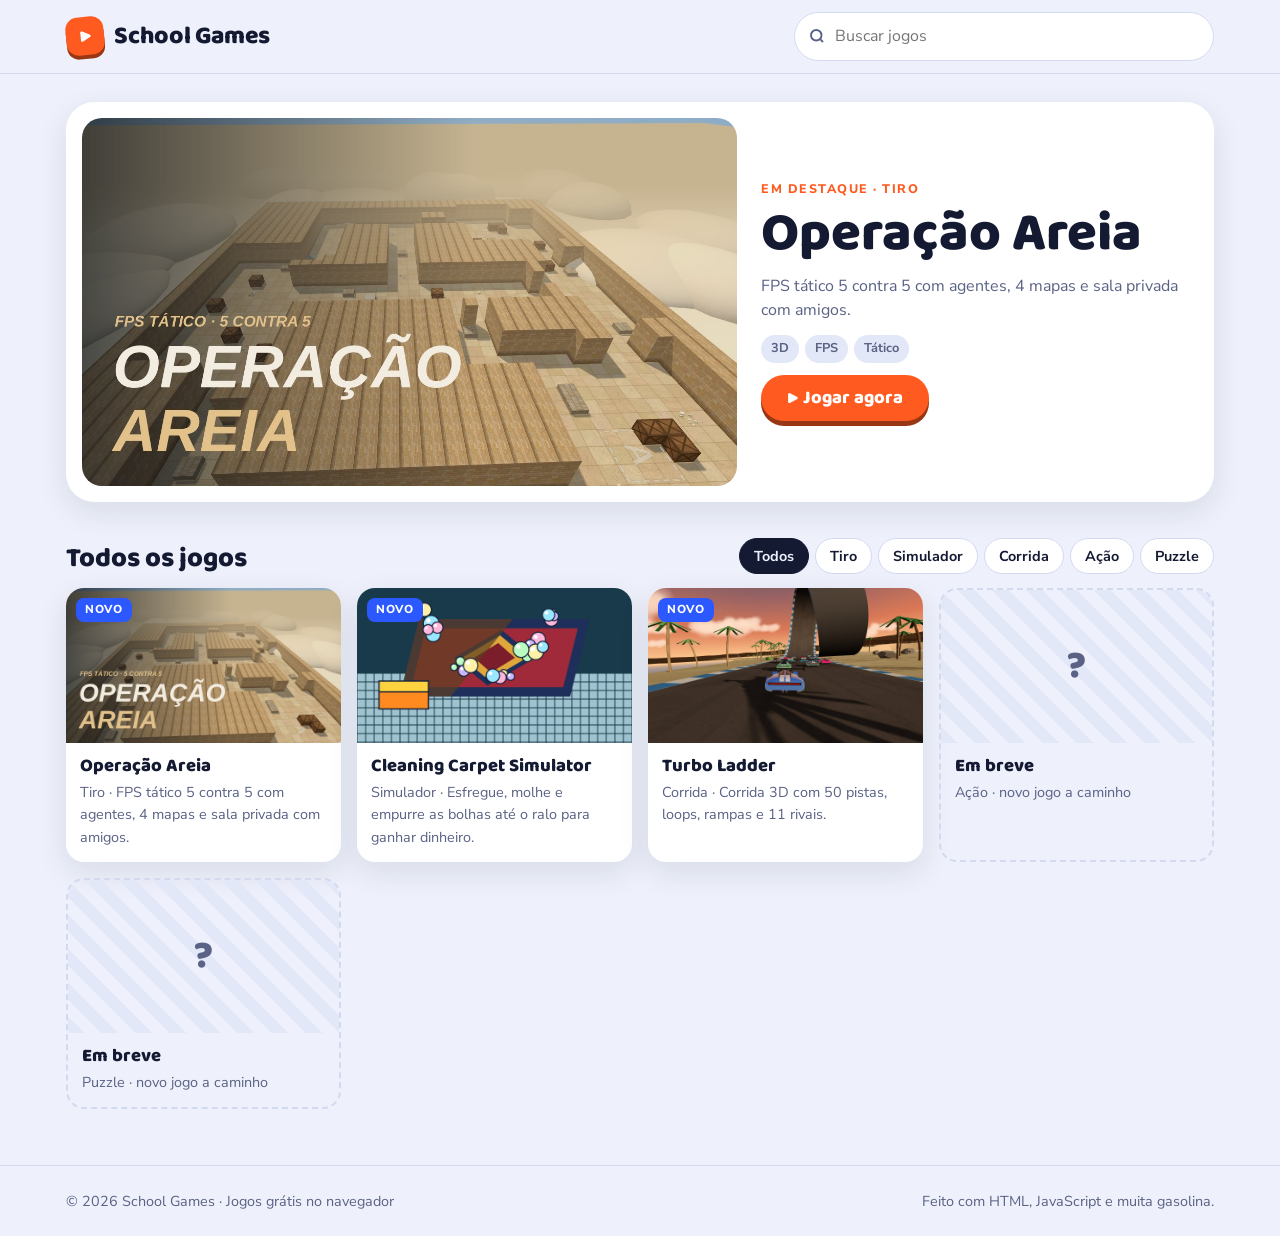
<file: index.html>
<!DOCTYPE html>
<html lang="pt-BR">
<head>
<meta charset="UTF-8">
<meta name="viewport" content="width=device-width, initial-scale=1">
<title>School Games – jogos grátis no navegador</title>
<meta name="description" content="School Games: jogos grátis para jogar direto no navegador, sem baixar nada. Jogue Turbo Ladder, corrida 3D com 50 pistas, loops e rampas.">
<meta property="og:title" content="School Games">
<meta property="og:description" content="Jogos grátis no navegador. Jogue Turbo Ladder, corrida 3D com 50 pistas.">
<meta property="og:image" content="turbo-ladder.jpg">
<meta property="og:type" content="website">
<link rel="icon" href="data:image/svg+xml,<svg xmlns='http://www.w3.org/2000/svg' viewBox='0 0 100 100'><rect width='100' height='100' rx='24' fill='%23ff5a1f'/><text x='50' y='70' font-size='60' text-anchor='middle' fill='white' font-family='Arial' font-weight='900'>S</text></svg>">
<link rel="preconnect" href="https://fonts.googleapis.com">
<link rel="preconnect" href="https://fonts.gstatic.com" crossorigin>
<link rel="stylesheet" href="https://fonts.googleapis.com/css2?family=Baloo+2:wght@700;800&family=Nunito+Sans:wght@400;700;800&display=swap">
<link rel="stylesheet" href="style.css">
</head>
<body>
<header class="top">
  <div class="wrap">
    <a class="logo" href="./"><span class="logo-mark" aria-hidden="true">▶</span><span>School Games</span></a>
    <label class="search">
      <svg viewBox="0 0 24 24" fill="none" stroke="currentColor" stroke-width="2.5" aria-hidden="true"><circle cx="11" cy="11" r="7"/><path d="m20 20-3.5-3.5"/></svg>
      <input id="q" type="search" placeholder="Buscar jogos" aria-label="Buscar jogos">
    </label>
  </div>
</header>

<main class="wrap">
  <section class="hero" id="hero" aria-label="Jogo em destaque"></section>

  <div class="section-head">
    <h2>Todos os jogos</h2>
    <div class="filters" id="filters" role="group" aria-label="Filtrar por categoria"></div>
  </div>
  <div class="grid" id="grid"></div>
  <p class="empty" id="empty" hidden>Nenhum jogo encontrado.</p>
</main>

<footer>
  <div class="wrap">
    <span>© <span id="year"></span> School Games · Jogos grátis no navegador</span>
    <span>Feito com HTML, JavaScript e muita gasolina.</span>
  </div>
</footer>

<script src="games.js"></script>
<script>
const $=s=>document.querySelector(s);
const esc=s=>String(s).replace(/[&<>"]/g,c=>({'&':'&amp;','<':'&lt;','>':'&gt;','"':'&quot;'}[c]));
$('#year').textContent=new Date().getFullYear();

const f=GAMES.find(g=>g.featured)||GAMES[0];
$('#hero').innerHTML=`
  <a class="hero-media" href="play.html?game=${f.id}"><img src="${f.thumb}" alt="${esc(f.title)}"></a>
  <div class="hero-copy">
    <span class="eyebrow">Em destaque · ${esc(f.category)}</span>
    <h1>${esc(f.title)}</h1>
    <p>${esc(f.short)}</p>
    <div class="chips">${f.tags.map(t=>`<span class="chip">${esc(t)}</span>`).join('')}</div>
    <div class="btn-row"><a class="btn" href="play.html?game=${f.id}">▶ Jogar agora</a></div>
  </div>`;

const cats=['Todos',...new Set([...GAMES,...COMING_SOON].map(g=>g.category))];
let cat='Todos';
$('#filters').innerHTML=cats.map(c=>`<button type="button" aria-pressed="${c===cat}" data-c="${esc(c)}">${esc(c)}</button>`).join('');
$('#filters').addEventListener('click',e=>{const b=e.target.closest('button');if(!b)return;cat=b.dataset.c;
  document.querySelectorAll('#filters button').forEach(x=>x.setAttribute('aria-pressed',x===b));render();});
$('#q').addEventListener('input',render);

function render(){
  const q=$('#q').value.trim().toLowerCase();
  const match=g=>(cat==='Todos'||g.category===cat)&&(!q||(g.title+' '+g.category+' '+(g.tags||[]).join(' ')+' '+(g.short||'')).toLowerCase().includes(q));
  const games=GAMES.filter(match);
  const soon=q?[]:COMING_SOON.filter(g=>cat==='Todos'||g.category===cat);
  $('#grid').innerHTML=games.map(g=>`
    <a class="card" href="play.html?game=${g.id}">
      ${g.isNew?'<span class="badge">Novo</span>':''}
      <div class="thumb"><img src="${g.thumb}" alt="" loading="lazy"></div>
      <div class="body"><h3>${esc(g.title)}</h3><p>${esc(g.category)} · ${esc(g.short)}</p></div>
    </a>`).join('')+soon.map(g=>`
    <div class="card soon" aria-label="Jogo em breve"><div class="thumb">?</div>
      <div class="body"><h3>${esc(g.title)}</h3><p>${esc(g.category)} · novo jogo a caminho</p></div></div>`).join('');
  $('#empty').hidden=games.length+soon.length>0;
}
render();
</script>
</body>
</html>
</file>
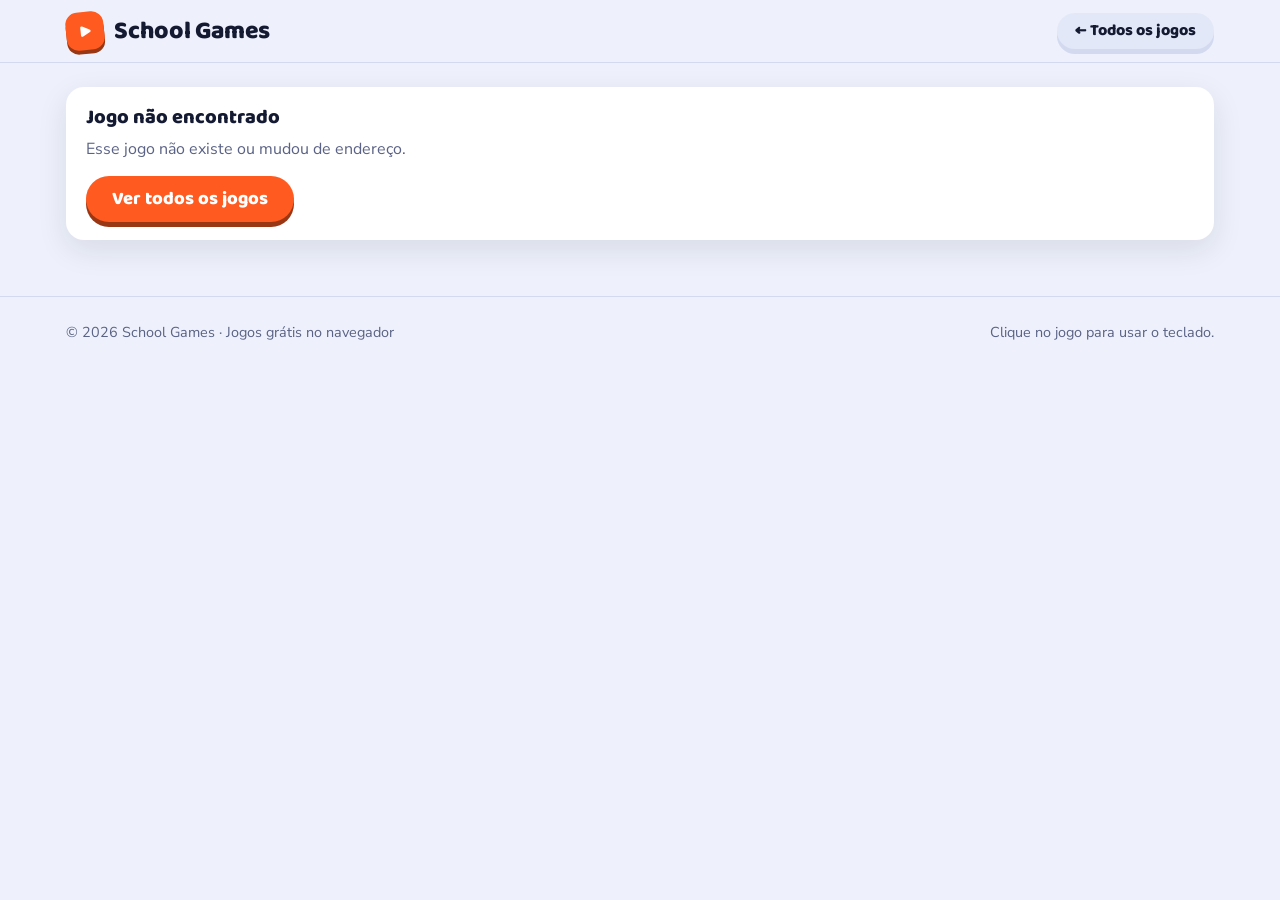
<file: play.html>
<!DOCTYPE html>
<html lang="pt-BR">
<head>
<meta charset="UTF-8">
<meta name="viewport" content="width=device-width, initial-scale=1">
<title>Jogar – School Games</title>
<meta name="description" content="Jogue grátis no navegador no School Games.">
<link rel="icon" href="data:image/svg+xml,<svg xmlns='http://www.w3.org/2000/svg' viewBox='0 0 100 100'><rect width='100' height='100' rx='24' fill='%23ff5a1f'/><text x='50' y='70' font-size='60' text-anchor='middle' fill='white' font-family='Arial' font-weight='900'>S</text></svg>">
<link rel="preconnect" href="https://fonts.googleapis.com">
<link rel="preconnect" href="https://fonts.gstatic.com" crossorigin>
<link rel="stylesheet" href="https://fonts.googleapis.com/css2?family=Baloo+2:wght@700;800&family=Nunito+Sans:wght@400;700;800&display=swap">
<link rel="stylesheet" href="style.css">
</head>
<body>
<header class="top">
  <div class="wrap">
    <a class="logo" href="./"><span class="logo-mark" aria-hidden="true">▶</span><span>School Games</span></a>
    <a class="btn ghost" href="./" style="margin-left:auto;padding:10px 18px;font-size:1rem">← Todos os jogos</a>
  </div>
</header>

<main class="wrap" id="main"></main>

<footer>
  <div class="wrap">
    <span>© <span id="year"></span> School Games · Jogos grátis no navegador</span>
    <span>Clique no jogo para usar o teclado.</span>
  </div>
</footer>

<script src="games.js"></script>
<script>
const $=s=>document.querySelector(s);
const esc=s=>String(s).replace(/[&<>"]/g,c=>({'&':'&amp;','<':'&lt;','>':'&gt;','"':'&quot;'}[c]));
$('#year').textContent=new Date().getFullYear();
const id=new URLSearchParams(location.search).get('game');
const g=GAMES.find(x=>x.id===id);
if(!g){
  $('#main').innerHTML=`<div class="panel" style="margin-top:24px"><h2>Jogo não encontrado</h2><p>Esse jogo não existe ou mudou de endereço.</p><p style="margin-top:14px"><a class="btn" href="./">Ver todos os jogos</a></p></div>`;
}else{
  document.title=`${g.title} – jogue grátis no School Games`;
  document.querySelector('meta[name=description]').content=`${g.title}: ${g.short} Jogue grátis no navegador, sem baixar nada.`;
  const others=GAMES.filter(x=>x.id!==g.id);
  $('#main').innerHTML=`
    <div class="player"><iframe id="frame" src="${g.path}" title="${esc(g.title)}" allow="fullscreen; autoplay; gamepad" allowfullscreen></iframe></div>
    <div class="play-bar">
      <h1>${esc(g.title)}</h1>
      <div class="btn-row">
        <button class="btn" id="fs" type="button">⛶ Tela cheia</button>
        <a class="btn ghost" href="${g.path}" target="_blank" rel="noopener">Abrir em nova aba</a>
      </div>
    </div>
    <div class="info">
      <section class="panel"><h2>Sobre o jogo</h2><p>${esc(g.description)}</p>
        <div class="chips" style="margin-top:12px"><span class="chip">${esc(g.category)}</span>${g.tags.map(t=>`<span class="chip">${esc(t)}</span>`).join('')}</div></section>
      <section class="panel"><h2>Controles</h2><ul class="keys">${g.controls.map(([k,a])=>`<li><span>${esc(a)}</span><kbd>${esc(k)}</kbd></li>`).join('')}</ul></section>
    </div>
    ${others.length?`<div class="section-head"><h2>Mais jogos</h2></div><div class="grid">${others.map(o=>`<a class="card" href="play.html?game=${o.id}"><div class="thumb"><img src="${o.thumb}" alt="" loading="lazy"></div><div class="body"><h3>${esc(o.title)}</h3><p>${esc(o.short)}</p></div></a>`).join('')}</div>`:''}`;
  const fr=$('#frame');
  fr.addEventListener('load',()=>fr.focus());
  $('#fs').addEventListener('click',()=>{const el=$('.player');(el.requestFullscreen||el.webkitRequestFullscreen||function(){}).call(el);fr.focus();});
}
</script>
</body>
</html>
</file>
<file: style.css>
/* Layout: sticky header, featured game band, filterable card grid */
:root{
  --bg:#eef1fb; --surface:#ffffff; --surface-2:#e3e8f8; --ink:#151a33; --muted:#5a6285;
  --line:#d3daf0; --accent:#ff5a1f; --accent-ink:#ffffff; --blue:#2b59ff; --shadow:0 10px 30px rgba(21,26,51,.10);
  --display:'Baloo 2','Trebuchet MS',system-ui,sans-serif; --body:'Nunito Sans',system-ui,-apple-system,'Segoe UI',sans-serif;
  --radius:18px;
}
@media (prefers-color-scheme:dark){:root:not([data-theme="light"]){
  --bg:#0e1124; --surface:#171b35; --surface-2:#22284a; --ink:#eef0fb; --muted:#9aa2c8; --line:#2c3360; --accent:#ff6a33; --blue:#6f8cff; --shadow:0 10px 30px rgba(0,0,0,.35); color-scheme:dark}}
:root[data-theme="dark"]{--bg:#0e1124; --surface:#171b35; --surface-2:#22284a; --ink:#eef0fb; --muted:#9aa2c8; --line:#2c3360; --accent:#ff6a33; --blue:#6f8cff; --shadow:0 10px 30px rgba(0,0,0,.35); color-scheme:dark}

*{box-sizing:border-box}
html,body{margin:0}
body{background:var(--bg);color:var(--ink);font:16px/1.55 var(--body);-webkit-font-smoothing:antialiased}
a{color:inherit}
img{max-width:100%;display:block}
:focus-visible{outline:3px solid var(--blue);outline-offset:2px;border-radius:8px}
.wrap{max-width:1180px;margin:0 auto;padding-inline:16px}

/* header */
.top{position:sticky;top:0;z-index:20;background:color-mix(in srgb,var(--bg) 88%,transparent);backdrop-filter:blur(10px);border-bottom:1px solid var(--line)}
.top .wrap{display:flex;align-items:center;gap:16px;padding-block:12px;flex-wrap:wrap}
.logo{display:flex;align-items:center;gap:10px;text-decoration:none;font:800 1.55rem/1 var(--display);letter-spacing:-.01em}
.logo-mark{width:38px;height:38px;border-radius:12px;background:var(--accent);display:grid;place-items:center;color:var(--accent-ink);font-size:1.2rem;transform:rotate(-6deg);box-shadow:0 4px 0 color-mix(in srgb,var(--accent) 60%,#000)}
.search{flex:1;min-width:180px;max-width:420px;margin-left:auto;position:relative}
.search input{width:100%;padding:11px 14px 11px 40px;border-radius:999px;border:1px solid var(--line);background:var(--surface);color:var(--ink);font:inherit}
.search svg{position:absolute;left:14px;top:50%;transform:translateY(-50%);width:18px;height:18px;color:var(--muted)}

/* hero */
.hero{margin-block:28px 8px;display:grid;grid-template-columns:minmax(0,1.5fr) minmax(0,1fr);gap:24px;background:var(--surface);border-radius:28px;padding:16px;box-shadow:var(--shadow)}
.hero-media{position:relative;border-radius:20px;overflow:hidden;aspect-ratio:16/9;max-width:100%}
.hero-media img{width:100%;height:100%;object-fit:cover;transition:transform .5s}
.hero:hover .hero-media img{transform:scale(1.03)}
.hero-copy{display:flex;flex-direction:column;justify-content:center;gap:12px;padding:8px 8px 8px 0;min-width:0}
.eyebrow{font:800 .78rem/1 var(--body);letter-spacing:.12em;text-transform:uppercase;color:var(--accent)}
.hero h1{font:800 clamp(2.2rem,5vw,3.4rem)/1 var(--display);margin:0;text-wrap:balance}
.hero p{margin:0;color:var(--muted);max-width:42ch}
.chips{display:flex;flex-wrap:wrap;gap:6px}
.chip{font-size:.8rem;font-weight:700;padding:4px 10px;border-radius:999px;background:var(--surface-2);color:var(--muted)}
.btn{display:inline-flex;align-items:center;gap:10px;justify-content:center;padding:14px 26px;border-radius:999px;border:0;background:var(--accent);color:var(--accent-ink);font:800 1.15rem/1 var(--display);text-decoration:none;cursor:pointer;box-shadow:0 5px 0 color-mix(in srgb,var(--accent) 60%,#000);transition:transform .1s,box-shadow .1s}
.btn:hover{transform:translateY(-2px);box-shadow:0 7px 0 color-mix(in srgb,var(--accent) 60%,#000)}
.btn:active{transform:translateY(3px);box-shadow:0 2px 0 color-mix(in srgb,var(--accent) 60%,#000)}
.btn.ghost{background:var(--surface-2);color:var(--ink);box-shadow:0 5px 0 var(--line)}
.btn-row{display:flex;gap:10px;flex-wrap:wrap}

/* sections */
.section-head{display:flex;align-items:end;justify-content:space-between;gap:12px;flex-wrap:wrap;margin-block:36px 14px}
.section-head h2{font:800 1.7rem/1.1 var(--display);margin:0}
.filters{display:flex;gap:6px;flex-wrap:wrap}
.filters button{border:1px solid var(--line);background:var(--surface);color:var(--ink);padding:7px 14px;border-radius:999px;font:700 .9rem var(--body);cursor:pointer}
.filters button[aria-pressed="true"]{background:var(--ink);color:var(--bg);border-color:var(--ink)}

.grid{display:grid;grid-template-columns:repeat(auto-fill,minmax(220px,1fr));gap:16px}
.card{position:relative;background:var(--surface);border-radius:var(--radius);overflow:hidden;text-decoration:none;box-shadow:var(--shadow);transition:transform .15s;display:flex;flex-direction:column}
.card:hover{transform:translateY(-4px) rotate(-.4deg)}
.card .thumb{aspect-ratio:16/9;background:var(--surface-2);overflow:hidden;max-width:100%}
.card .thumb img{width:100%;height:100%;object-fit:cover}
.card .body{padding:12px 14px 14px;display:grid;gap:4px;min-width:0}
.card h3{margin:0;font:800 1.15rem/1.2 var(--display)}
.card p{margin:0;color:var(--muted);font-size:.9rem}
.badge{position:absolute;top:10px;left:10px;background:var(--blue);color:#fff;font:800 .72rem/1 var(--body);letter-spacing:.06em;text-transform:uppercase;padding:6px 9px;border-radius:8px}
.card.soon{box-shadow:none;border:2px dashed var(--line);background:transparent}
.card.soon .thumb{display:grid;place-items:center;color:var(--muted);font:800 2.4rem var(--display);background:repeating-linear-gradient(45deg,var(--surface-2) 0 12px,transparent 12px 24px)}
.card.soon:hover{transform:none}
.empty{color:var(--muted);padding:24px 0}

/* play page */
.player{margin-block:20px;background:#000;border-radius:20px;overflow:hidden;aspect-ratio:16/9;max-width:100%;position:relative;box-shadow:var(--shadow)}
.player iframe{position:absolute;inset:0;width:100%;height:100%;border:0}
.play-bar{display:flex;align-items:center;gap:12px;flex-wrap:wrap;justify-content:space-between}
.play-bar h1{font:800 clamp(1.8rem,4vw,2.4rem)/1.05 var(--display);margin:0}
.info{display:grid;grid-template-columns:minmax(0,1.6fr) minmax(0,1fr);gap:20px;margin-top:20px}
.panel{background:var(--surface);border-radius:var(--radius);padding:18px 20px;box-shadow:var(--shadow);min-width:0}
.panel h2{font:800 1.25rem/1.2 var(--display);margin:0 0 8px}
.panel p{margin:0;color:var(--muted);max-width:65ch}
.keys{display:grid;gap:8px;margin:0;padding:0;list-style:none}
.keys li{display:flex;justify-content:space-between;gap:12px;align-items:center}
kbd{font:700 .85rem var(--body);background:var(--surface-2);border:1px solid var(--line);border-bottom-width:3px;border-radius:8px;padding:3px 8px;white-space:nowrap}

footer{margin-top:56px;border-top:1px solid var(--line);color:var(--muted);font-size:.9rem}
footer .wrap{padding-block:24px;display:flex;justify-content:space-between;gap:12px;flex-wrap:wrap}

@media (max-width:760px){
  .hero,.info{grid-template-columns:1fr}
  .hero-copy{padding:4px}
  .search{order:3;max-width:none;flex-basis:100%}
}
@media (prefers-reduced-motion:reduce){*{transition:none!important}}
</file>
